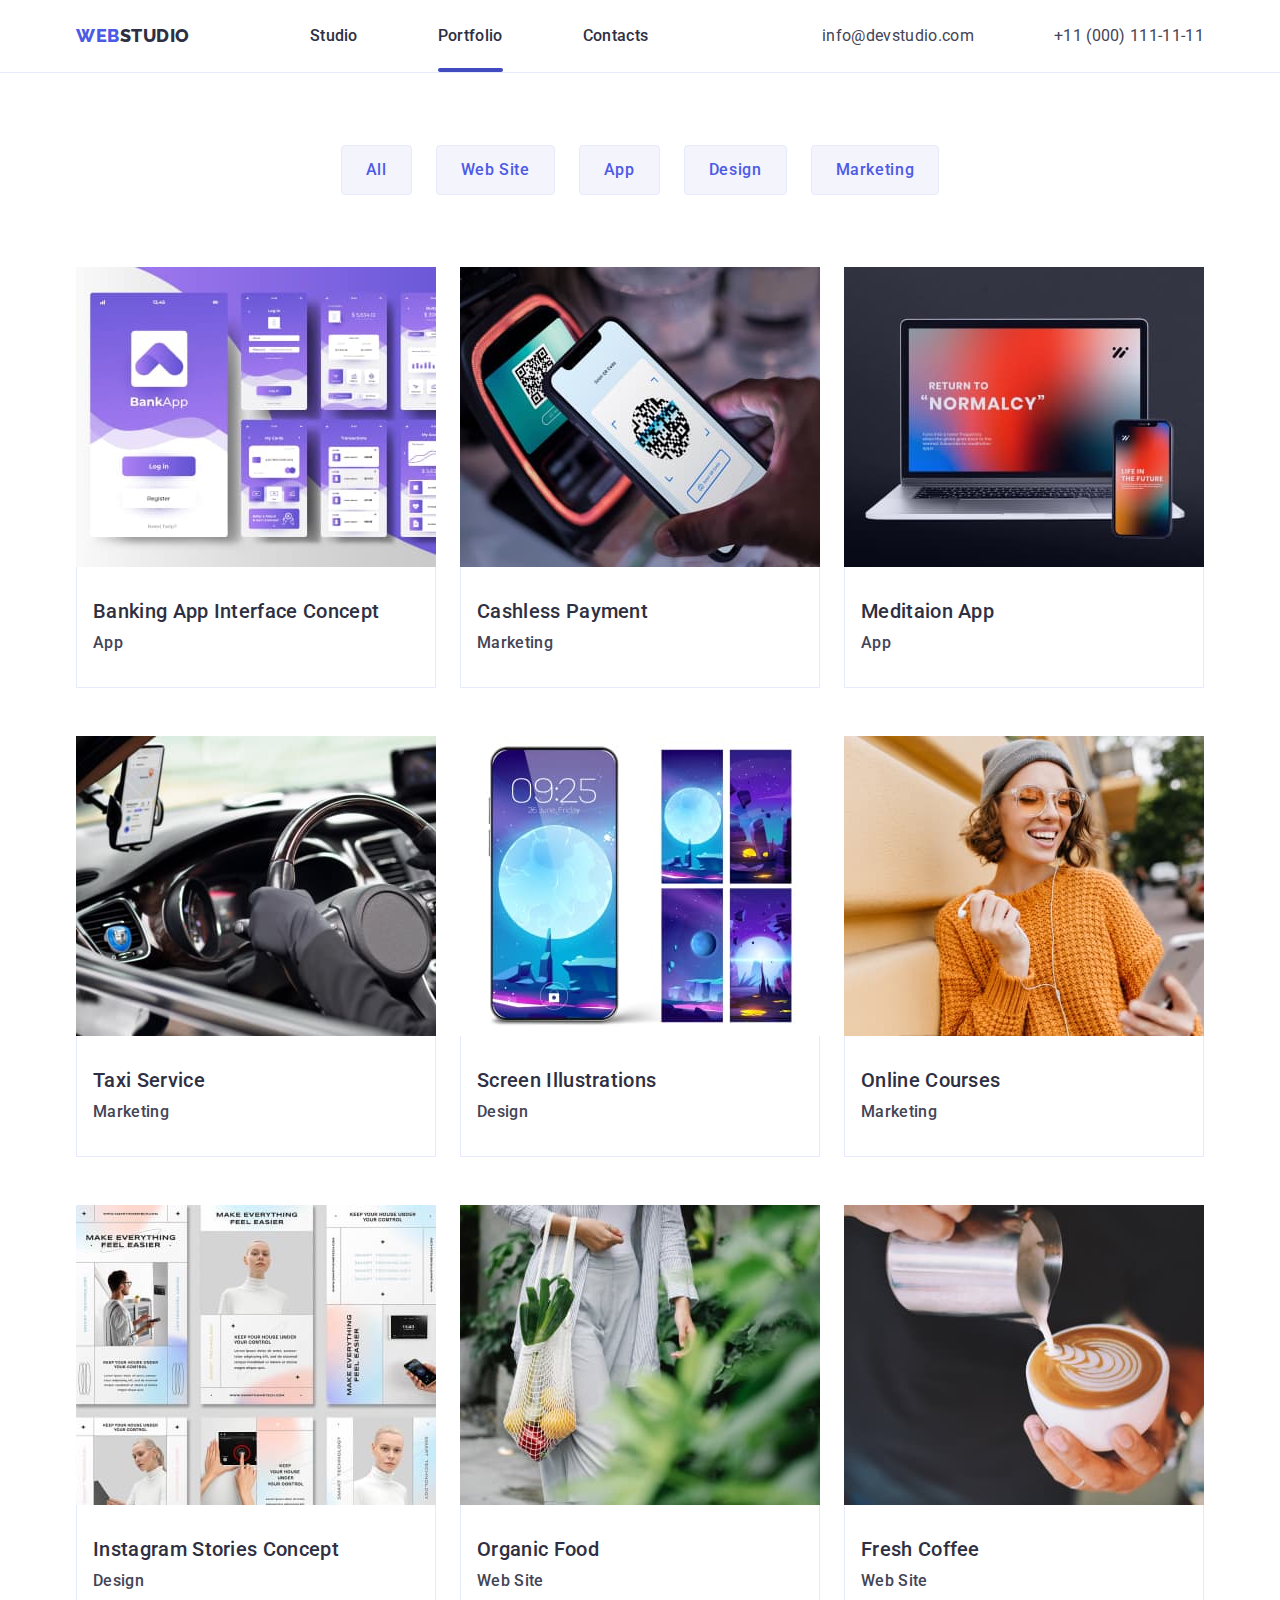
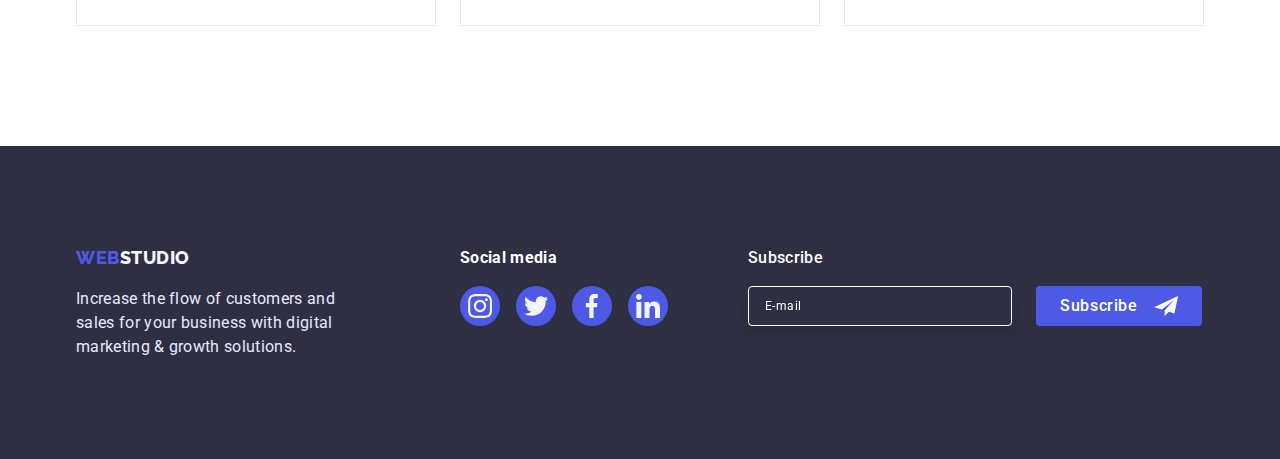
<file: portfolio.html>
<!DOCTYPE html>
<html lang="en">
	<head>
		<meta charset="UTF-8" />
		<meta http-equiv="X-UA-Compatible" content="IE=edge" />
		<meta name="viewport" content="width=device-width, initial-scale=1.0" />
		<link rel="stylesheet" href="https://cdn.jsdelivr.net/npm/modern-normalize@1.1.0/modern-normalize.min.css" />
		<link rel="stylesheet" href="./css/mobile-320.css" />
		<link rel="stylesheet" href="./css/mobile.css" />
		<link rel="stylesheet" href="./css/tablet.css" />
		<link rel="stylesheet" href="./css/desktop.css" />
		<link
			href="https://fonts.googleapis.com/css2?family=Open+Sans:wght@400;600;700&family=Raleway:wght@700;800&family=Roboto:wght@400;500;700;900&family=Sassy+Frass&display=swap"
			rel="stylesheet"
		/>
		<title>WebStudio</title>
	</head>
	<body>
		<!-- HEADER -->
		<header class="header line">
			<div class="container navigation">
				<nav class="main-nav">
					<div class="change-color">
						<a href="./index.html" class="color-logo-web">WEB<span class="color-logo-studio">STUDIO</span></a></div
					>
					<ul class="site-nav list">
						<li class="item item-studio"><a href="./index.html" class="link link-studio">Studio</a></li>
						<li class="item item-portfolio"
							><a href="./portfolio.html" class="link link-portfolio active">Portfolio</a></li
						>
						<li class="item item-contacts"><a href="" class="link link-contacts">Contacts</a></li>
					</ul>
				</nav>
				<button type="button" class="btn-burger js-open-menu">
					<svg class="burger-icon" width="30" height="19" aria-label="Switch Modal Menu">
						<use class="icon-burger" href="./images/symbol-defs.svg#icon-burger"></use>
					</svg>
				</button>
				<address>
					<ul class="auth-nav list">
						<li class="item">
							<a href="mailto:info@devstudio.com" class="link">info@devstudio.com</a>
						</li>
						<li class="item">
							<a href="tel:+110001111111" class="link">+11 (000) 111-11-11</a>
						</li>
					</ul>
				</address>
			</div>
		</header>

		<!-- </ HEADER > -->

		<main>
			<!-- Section 1 links+photo-->
			<section class="section portfolio">
				<div class="container second-menu">
					<h1 class="visually-hidden title">Hero</h1>
					<h2 class="visually-hidden title">Second Menu</h2>

					<ul class="second-menu-nav list">
						<li class="item-second-menu"><button type="button" class="btn-second">All</button></li>
						<li class="item-second-menu"><button type="button" class="btn-second">Web Site</button></li>
						<li class="item-second-menu"><button type="button" class="btn-second">App</button></li>
						<li class="item-second-menu"><button type="button" class="btn-second">Design</button></li>
						<li class="item-second-menu"><button type="button" class="btn-second">Marketing</button></li>
					</ul>
					<ul class="list list-product">
						<li class="item-list-product"
							><a href="" class="link card-photo"
								><div class="place-for-oveflow">
									<picture>
										<source
											srcset="./images/portfolio/desktop-img1-1x.jpg 1x, ./images/portfolio/desktop-img1@2x.jpg 2x"
											media="(min-width: 1200px)"
										/>

										<source
											srcset="./images/portfolio/tablet-img1-1x.jpg 1x, ./images/portfolio/tablet-img1@2x.jpg 2x"
											media="(min-width: 768px)"
										/>

										<source
											srcset="./images/portfolio/mobile-img1-1x.jpg 1x, ./images/portfolio/mobile-img1@2x.jpg 2x"
											media="(min-width: 480px)"
										/>

										<source
											srcset="./images/portfolio/mobile-img1-1x.jpg 1x, ./images/portfolio/mobile-img1@2x.jpg 2x"
											media="(max-width: 479px)"
										/>

										<img class="img-portfolio" src="./images/portfolio/desktop-img1-1x.jpg" alt="list of apps" />
									</picture>
									<div class="overflow-card">
										<p class="text-for-owerflow">
											14 Stylish and User-Friendly App Design Concepts · Task Manager App · Calorie Tracker App · Exotic
											Fruit Ecommerce App · Cloud Storage App</p
										></div
									></div
								>
								<div class="cont-after-photo">
									<h3 class="subtitle card-subtitle">Banking App Interface Concept</h3>
									<p class="text card-text">App</p></div
								></a
							>
						</li>
						<li class="item-list-product"
							><a href="" class="link card-photo">
								<div class="place-for-oveflow">
									<picture>
										<source
											srcset="./images/portfolio/desktop-img2-1x.jpg 1x, ./images/portfolio/desktop-img2@2x.jpg 2x"
											media="(min-width: 1200px)"
										/>

										<source
											srcset="./images/portfolio/tablet-img2-1x.jpg 1x, ./images/portfolio/tablet-img2@2x.jpg 2x"
											media="(min-width: 768px)"
										/>

										<source
											srcset="./images/portfolio/mobile-img2-1x.jpg 1x, ./images/portfolio/mobile-img2@2x.jpg 2x"
											media="(min-width: 480px)"
										/>

										<source
											srcset="./images/portfolio/mobile-img2-1x.jpg 1x, ./images/portfolio/mobile-img2@2x.jpg 2x"
											media="(max-width: 479px)"
										/>

										<img class="img-portfolio" src="./images/portfolio/desktop-img2-1x.jpg" alt="list of apps" />
									</picture>
									<div class="overflow-card">
										<p class="text-for-owerflow">
											14 Stylish and User-Friendly App Design Concepts · Task Manager App · Calorie Tracker App · Exotic
											Fruit Ecommerce App · Cloud Storage App</p
										></div
									></div
								>
								<div class="cont-after-photo">
									<h3 class="subtitle card-subtitle">Cashless Payment</h3>
									<p class="text card-text">Marketing</p></div
								></a
							>
						</li>
						<li class="item-list-product"
							><a href="" class="link card-photo">
								<div class="place-for-oveflow">
									<picture>
										<source
											srcset="./images/portfolio/desktop-img3-1x.jpg 1x, ./images/portfolio/desktop-img3@2x.jpg 2x"
											media="(min-width: 1200px)"
										/>

										<source
											srcset="./images/portfolio/tablet-img3-1x.jpg 1x, ./images/portfolio/tablet-img3@2x.jpg 2x"
											media="(min-width: 768px)"
										/>

										<source
											srcset="./images/portfolio/mobile-img3-1x.jpg 1x, ./images/portfolio/mobile-img3@2x.jpg 2x"
											media="(min-width: 480px)"
										/>

										<source
											srcset="./images/portfolio/mobile-img3-1x.jpg 1x, ./images/portfolio/mobile-img3@2x.jpg 2x"
											media="(max-width: 479px)"
										/>

										<img class="img-portfolio" src="./images/portfolio/desktop-img3-1x.jpg" alt="list of apps" />
									</picture>
									<div class="overflow-card">
										<p class="text-for-owerflow">
											14 Stylish and User-Friendly App Design Concepts · Task Manager App · Calorie Tracker App · Exotic
											Fruit Ecommerce App · Cloud Storage App</p
										></div
									></div
								>
								<div class="cont-after-photo">
									<h3 class="subtitle card-subtitle">Meditaion App</h3>
									<p class="text card-text">App</p></div
								></a
							>
						</li>

						<li class="item-list-product"
							><a href="" class="link card-photo">
								<div class="place-for-oveflow">
									<picture>
										<source
											srcset="./images/portfolio/desktop-img4-1x.jpg 1x, ./images/portfolio/desktop-img4@2x.jpg 2x"
											media="(min-width: 1200px)"
										/>

										<source
											srcset="./images/portfolio/tablet-img4-1x.jpg 1x, ./images/portfolio/tablet-img4@2x.jpg 2x"
											media="(min-width: 768px)"
										/>

										<source
											srcset="./images/portfolio/mobile-img4-1x.jpg 1x, ./images/portfolio/mobile-img4@2x.jpg 2x"
											media="(min-width: 480px)"
										/>

										<source
											srcset="./images/portfolio/mobile-img4-1x.jpg 1x, ./images/portfolio/mobile-img4@2x.jpg 2x"
											media="(max-width: 479px)"
										/>

										<img class="img-portfolio" src="./images/portfolio/desktop-img4-1x.jpg" alt="list of apps" />
									</picture>
									<div class="overflow-card">
										<p class="text-for-owerflow">
											14 Stylish and User-Friendly App Design Concepts · Task Manager App · Calorie Tracker App · Exotic
											Fruit Ecommerce App · Cloud Storage App</p
										></div
									></div
								>
								<div class="cont-after-photo">
									<h3 class="subtitle card-subtitle">Taxi Service</h3>
									<p class="text card-text">Marketing</p></div
								></a
							>
						</li>
						<li class="item-list-product"
							><a href="" class="link card-photo">
								<div class="place-for-oveflow">
									<picture>
										<source
											srcset="./images/portfolio/desktop-img5-1x.jpg 1x, ./images/portfolio/desktop-img5@2x.jpg 2x"
											media="(min-width: 1200px)"
										/>

										<source
											srcset="./images/portfolio/tablet-img5-1x.jpg 1x, ./images/portfolio/tablet-img5@2x.jpg 2x"
											media="(min-width: 768px)"
										/>

										<source
											srcset="./images/portfolio/mobile-img5-1x.jpg 1x, ./images/portfolio/mobile-img5@2x.jpg 2x"
											media="(min-width: 480px)"
										/>

										<source
											srcset="./images/portfolio/mobile-img5-1x.jpg 1x, ./images/portfolio/mobile-img5@2x.jpg 2x"
											media="(max-width: 479px)"
										/>

										<img class="img-portfolio" src="./images/portfolio/desktop-img5-1x.jpg" alt="list of apps" />
									</picture>
									<div class="overflow-card">
										<p class="text-for-owerflow">
											14 Stylish and User-Friendly App Design Concepts · Task Manager App · Calorie Tracker App · Exotic
											Fruit Ecommerce App · Cloud Storage App</p
										></div
									></div
								>
								<div class="cont-after-photo">
									<h3 class="subtitle card-subtitle">Screen Illustrations</h3>
									<p class="text card-text">Design</p></div
								></a
							>
						</li>
						<li class="item-list-product"
							><a href="" class="link card-photo">
								<div class="place-for-oveflow">
									<picture>
										<source
											srcset="./images/portfolio/desktop-img6-1x.jpg 1x, ./images/portfolio/desktop-img6@2x.jpg 2x"
											media="(min-width: 1200px)"
										/>

										<source
											srcset="./images/portfolio/tablet-img6-1x.jpg 1x, ./images/portfolio/tablet-img6@2x.jpg 2x"
											media="(min-width: 768px)"
										/>

										<source
											srcset="./images/portfolio/mobile-img6-1x.jpg 1x, ./images/portfolio/mobile-img6@2x.jpg 2x"
											media="(min-width: 480px)"
										/>

										<source
											srcset="./images/portfolio/mobile-img6-1x.jpg 1x, ./images/portfolio/mobile-img6@2x.jpg 2x"
											media="(max-width: 479px)"
										/>

										<img class="img-portfolio" src="./images/portfolio/desktop-img6-1x.jpg" alt="list of apps" />
									</picture>
									<div class="overflow-card">
										<p class="text-for-owerflow">
											14 Stylish and User-Friendly App Design Concepts · Task Manager App · Calorie Tracker App · Exotic
											Fruit Ecommerce App · Cloud Storage App</p
										></div
									></div
								>
								<div class="cont-after-photo">
									<h3 class="subtitle card-subtitle">Online Courses</h3>
									<p class="text card-text">Marketing</p></div
								></a
							>
						</li>

						<li class="item-list-product"
							><a href="" class="link card-photo">
								<div class="place-for-oveflow">
									<picture>
										<source
											srcset="./images/portfolio/desktop-img7-1x.jpg 1x, ./images/portfolio/desktop-img7@2x.jpg 2x"
											media="(min-width: 1200px)"
										/>

										<source
											srcset="./images/portfolio/tablet-img7-1x.jpg 1x, ./images/portfolio/tablet-img7@2x.jpg 2x"
											media="(min-width: 768px)"
										/>

										<source
											srcset="./images/portfolio/mobile-img7-1x.jpg 1x, ./images/portfolio/mobile-img7@2x.jpg 2x"
											media="(min-width: 480px)"
										/>

										<source
											srcset="./images/portfolio/mobile-img7-1x.jpg 1x, ./images/portfolio/mobile-img7@2x.jpg 2x"
											media="(max-width: 479px)"
										/>

										<img
											class="img-portfolio"
											src="./images/portfolio/desktop-img7-1x.jpg"
											alt="list of apps"
										/> </picture
									><div class="overflow-card">
										<p class="text-for-owerflow">
											14 Stylish and User-Friendly App Design Concepts · Task Manager App · Calorie Tracker App · Exotic
											Fruit Ecommerce App · Cloud Storage App</p
										></div
									></div
								>
								<div class="cont-after-photo">
									<h3 class="subtitle card-subtitle">Instagram Stories Concept</h3>
									<p class="text card-text">Design</p></div
								></a
							>
						</li>
						<li class="item-list-product"
							><a href="" class="link card-photo">
								<div class="place-for-oveflow">
									<picture>
										<source
											srcset="./images/portfolio/desktop-img8-1x.jpg 1x, ./images/portfolio/desktop-img8@2x.jpg 2x"
											media="(min-width: 1200px)"
										/>

										<source
											srcset="./images/portfolio/tablet-img8-1x.jpg 1x, ./images/portfolio/tablet-img8@2x.jpg 2x"
											media="(min-width: 768px)"
										/>

										<source
											srcset="./images/portfolio/mobile-img8-1x.jpg 1x, ./images/portfolio/mobile-img8@2x.jpg 2x"
											media="(min-width: 480px)"
										/>

										<source
											srcset="./images/portfolio/mobile-img8-1x.jpg 1x, ./images/portfolio/mobile-img8@2x.jpg 2x"
											media="(max-width: 479px)"
										/>

										<img class="img-portfolio" src="./images/portfolio/desktop-img8-1x.jpg" alt="list of apps" />
									</picture>
									<div class="overflow-card">
										<p class="text-for-owerflow">
											14 Stylish and User-Friendly App Design Concepts · Task Manager App · Calorie Tracker App · Exotic
											Fruit Ecommerce App · Cloud Storage App</p
										></div
									></div
								>
								<div class="cont-after-photo">
									<h3 class="subtitle card-subtitle">Organic Food</h3>
									<p class="text card-text">Web Site</p></div
								></a
							>
						</li>
						<li class="item-list-product">
							<a href="" class="link card-photo">
								<div class="place-for-oveflow">
									<picture>
										<source
											srcset="./images/portfolio/desktop-img9-1x.jpg 1x, ./images/portfolio/desktop-img9@2x.jpg 2x"
											media="(min-width: 1200px)"
										/>

										<source
											srcset="./images/portfolio/tablet-img9-1x.jpg 1x, ./images/portfolio/tablet-img9@2x.jpg 2x"
											media="(min-width: 768px)"
										/>

										<source
											srcset="./images/portfolio/mobile-img9-1x.jpg 1x, ./images/portfolio/mobile-img9@2x.jpg 2x"
											media="(min-width: 480px)"
										/>

										<source
											srcset="./images/portfolio/mobile-img9-1x.jpg 1x, ./images/portfolio/mobile-img9@2x.jpg 2x"
											media="(max-width: 479px)"
										/>

										<img class="img-portfolio" src="./images/portfolio/desktop-img9-1x.jpg" alt="list of apps" />
									</picture>
									<div class="overflow-card">
										<p class="text-for-owerflow">
											14 Stylish and User-Friendly App Design Concepts · Task Manager App · Calorie Tracker App · Exotic
											Fruit Ecommerce App · Cloud Storage App</p
										></div
									></div
								>

								<div class="cont-after-photo">
									<h3 class="subtitle card-subtitle">Fresh Coffee</h3>
									<p class="text card-text">Web Site</p></div
								></a
							>
						</li>
					</ul>
				</div>
			</section>
		</main>
		<!-- FOOTER -->

		<footer class="section-footer">
			<div class="container container-footer">
				<div class="conteiner-for-tablet-footer">
					<div class="footer-mobile-logo-and-text">
						<a href="./index.html" class="color-logo-web">WEB<span class="color-logo-studio-footer">STUDIO</span></a>
						<p class="text-footer">
							Increase the flow of customers and sales for your business with digital marketing & growth solutions.
						</p>
					</div>
					<div class="social-media-title">
						<h3 class="h3-footer">Social media</h3>
						<ul class="social-list-footer">
							<li class="footer-list-item list">
								<a href="" class="link-footer item">
									<svg class="icon-footer" width="24" height="24">
										<use href="./images/symbol-defs.svg#icon-instagram"></use>
									</svg>
								</a>
							</li>
							<li class="footer-list-item list">
								<a href="" class="link-footer item">
									<svg class="icon-footer" width="24" height="24">
										<use href="./images/symbol-defs.svg#icon-twitter"></use>
									</svg>
								</a>
							</li>
							<li class="footer-list-item list">
								<a href="" class="link-footer item">
									<svg class="icon-footer" width="24" height="24">
										<use href="./images/symbol-defs.svg#icon-facebook"></use>
									</svg>
								</a>
							</li>
							<li class="footer-list-item list">
								<a href="" class="link-footer item">
									<svg class="icon-footer" width="24" height="24">
										<use href="./images/symbol-defs.svg#icon-linkedin"></use>
									</svg>
								</a>
							</li>
						</ul>
					</div>
				</div>

				<!-- Subscribe footer-->

				<div class="subscribe conteiner-for-tablet-footer">
					<p class="subscribe-titile h3-footer">Subscribe</p>
					<form class="shape-for-email-button">
						<input class="input-email-footer" type="email" name="email" placeholder="E-mail" required />
						<button class="btn-subscribe" type="submit"
							>Subscribe
							<svg class="icon-subscribe" width="24" height="20">
								<use href="./images/symbol-defs.svg#icon-subscribe"></use>
							</svg>
						</button>
					</form>
				</div>
			</div>
		</footer>
		<!--</ FOOTER >-->

		<!--< MOBILE-MENU> -->

		<div class="backshadow js-menu-container">
			<div class="container-mobile-menu">
				<button type="button" class="button-menu-icon js-close-menu">
					<svg class="icon-cross-close-mobile-menu" width="8" height="8">
						<use href="./images/symbol-defs.svg#icon-x"></use>
					</svg>
				</button>
				<ul class="mobile-pages list">
					<li class="mobile-pages-list"> <a class="link pages-list" href="./index.html">Studio</a> </li>
					<li class="mobile-pages-list">
						<a class="link pages-list active-mobile-menu" href="./portfolio.html">Portfolio</a></li
					>
					<li class="mobile-pages-list"><a class="link pages-list" href="">Contacts</a></li>
				</ul>
				<div>
					<ul class="contacs-mobile list">
						<li> <a href="tel:+110001111111" class="link link-tel">+11 (000) 111-11-11</a> </li
						><li>
							<a href="mailto:info@devstudio.com" class="link">info@devstudio.com</a>
						</li>
					</ul>
					<ul class="mobile-social-links list">
						<li>
							<a class="link mobile-social-icon" href="">
								<svg class="mobile-social" width="24" height="24">
									<use href="./images/symbol-defs.svg#icon-instagram"></use>
								</svg>
							</a>
						</li>
						<li>
							<a class="link mobile-social-icon" href="">
								<svg class="mobile-social" width="24" height="24">
									<use href="./images/symbol-defs.svg#icon-twitter"></use>
								</svg>
							</a>
						</li>
						<li>
							<a class="link mobile-social-icon" href="">
								<svg class="mobile-social" width="24" height="24">
									<use href="./images/symbol-defs.svg#icon-facebook"></use>
								</svg>
							</a>
						</li>
						<li>
							<a class="link mobile-social-icon" href="">
								<svg class="mobile-social" width="24" height="24">
									<use href="./images/symbol-defs.svg#icon-linkedin"></use>
								</svg>
							</a>
						</li>
					</ul>
				</div>
			</div>
		</div>

		<!--</ MOBILE-MENU> -->

		<script src="./js/mobile-menu.js"></script>
	</body>
</html>
</file>
<file: css/mobile-320.css>
/* ОБЩИЕ СВОЙСТВА */
/* цвет фона сайта #E5E5E5;*/
/* основной цвет текста: #2E2F42; */
/* вторичный цвет шрифта: #434455; */
/* цвет ативации ссылок: #404BBF; */
/* цвет кнопок подменю текст #4D5AE5; */
/* цвет кнопок подменю фон  #F4F4FD; */
/* цвет кнопок подменю текст hover #FFFFFF; */
/* цвет кнопок подменю фон hover  #404BBF;*/
/* цвет фона под белій текст:#2E2F42; */
/* цвет фона HERO #2E2F42 */
/* Для сокрытия текста(заголовков) */

.visually-hidden {
    position: absolute;
    width: 1px;
    height: 1px;
    margin: -1px;
    border: 0;
    padding: 0;
    white-space: nowrap;
    clip-path: inset(100%);
    clip: rect(0 0 0 0);
    overflow: hidden;
}
:root {
    --background-color-pages:#FFFFFF; ; 
    --first-font-family: "Roboto",
        sans-serif;
    --second-font: "Releway", sans-serif;
    --first-color-text: #2E2F42;
    --second-color-text: #434455;
    --color-sm-text: #4D5AE5;
    --color-sm-background: #F4F4FD;
    --color-sm-text-hover: #FFFFFF;
    --color-sm-background-hover:#404BBF;
    --color-activation-nav: #404BBF;
    --background-color-footer: #2E2F42;
    --background-color-hero:#2E2F42 ;
    --color-logo-web: #4D5AE5;
    --color-logo-studio: #2E2F42;
    --transition-hov-foc: 250ms cubic-bezier(0.4, 0, 0.2, 1);
    --timing-function: cubic-bezier(0.4, 0, 0.2, 1);

}
/* COMMON SET */

/* body {

    background-color: var(--background-color-pages);
    color: var(--first-color-text);
    font-family: "Roboto", sans-serif;
        font-weight: 500;
    letter-spacing: 0.02em;
    margin: 0;
}

h1,h2,h3,h4,h5,h6,p {
    margin-top: 0;
    margin-bottom: 0;
}
ul,ol {
    margin-top: 0;
    margin-bottom: 0;
    padding-left: 0;
}
button {
    cursor: pointer;
}
img {
    display: block;
}
.list {
    list-style: none;   
         
}
 
.link {
    text-decoration: none;
    font-style: normal;
} */





@media screen and (min-width: 10px) {

    /**** < COMMON SET >****/

body {
    
           
    font-family: "Roboto", sans-serif;
    font-weight: 500;
    letter-spacing: 0.02em;
    margin: 0;
        }
    
h1,
h2,
h3,
h4,
h5,
h6,
p {
            margin-top: 0;
            margin-bottom: 0;
        }
    
ul,
ol {
            margin-top: 0;
            margin-bottom: 0;
            padding-left: 0;
        }
    
button {
            cursor: pointer;
        }
    
img {
            display: block;
            height: auto;
        }
    
.list {
            list-style: none;
    
        }
    
.link {
            text-decoration: none;
            font-style: normal;
        }
   
/**** < COMMON SET >****/

.container {
    width: 100%;
    padding-left: 16px;
    padding-right: 16px;
    margin-left: auto;
    margin-right: auto;
}

/**** < HEADER > ****/
            /* LOGO */
.change-color {
    display: block;
    margin-right: auto;
    padding-top: 24px;
    padding-bottom: 24px;

    transition-property: color;
    transition-duration: 250ms;
    transition-timing-function: var(--timing-function);
}

.change-color:hover,
.change-color:focus {
    color: var(--color-activation-nav);

}



.color-logo-web {
    color: var(--color-logo-web);
    font-family: Raleway;
    font-weight: 800;
    font-size: 18px;
    line-height: 1.33;
    letter-spacing: 0.03em;
    text-decoration: none;

    transition-property: color;
    transition-duration: 250ms;
    transition-timing-function: var(--timing-function);
}

.color-logo-web:hover,
.color-logo-web:focus {
    color: var(--color-activation-nav);

}


.color-logo-studio {
    color: var(--color-logo-studio);
    font-family: Raleway;
    font-weight: 800;
    font-size: 18px;
    line-height: 1.33;
    letter-spacing: 0.03em;
    text-decoration: none;

    transition-property: color;
    transition-duration: 250ms;
    transition-timing-function: var(--timing-function);
}

.color-logo-studio:hover,
.color-logo-studio:focus {
    color: var(--color-activation-nav);

}


.color-logo-studio-footer {
    color: #F4F4FD;
}

.color-logo-studio-footer:hover,
.color-logo-studio-footer:focus {
    color: var(--color-activation-nav);
}
              /*</ LOGO > */

.site-nav, .auth-nav {
    display: none;
}

.navigation {
    position: relative;
    display: flex;
    justify-content: space-between;
    align-items: center;

}

.btn-burger {
    position: absolute;
    display: flex;
    justify-content: center;
    align-items: center;
    top: 25px;
    right: 16px;   
    border: none; 
    padding: 0;
    
}

/**** < /HEADER > ****/

    /* Mobile-Menu */

.burger-icon{
fill: #2E2F42;
background-color: #FFFFFF;
}

.backshadow {
    position: fixed;
    left: 0;
    top: 0;
    width: 100%;
    height: 100%;
    background-color: #FFFFFF;
       
   
    visibility: hidden;
    pointer-events: none;
    
    transition-duration: 350ms;
    transition-timing-function: var(--timing-function);
    
   }


.container-mobile-menu {
    display: flex;
    flex-direction: column;
    justify-content: space-between;
    width: 100%;
    height: 100%;
    background-color: #FFFFFF;
    padding-left: 40px;
    padding-right: 35px;
    padding-top: 80px;
    padding-bottom: 40px;
    
   
    position: absolute;
    z-index: 10;
    top:50%;
    left: 50%;
    transform: translate(-50%, -50%);
    overflow-y: scroll;  
   

    
}


.js-menu-container {
    opacity: 0;
    visibility: hidden;
    pointer-events: none;
}
   

.js-menu-container.is-open {
    opacity: 1;
    visibility: visible;
    pointer-events: auto;
    
    }


.button-menu-icon {
display: flex;
justify-content: center;
align-items: center;
border: 1px solid rgba(46, 47, 66, 0.1);
border-radius: 50%;
margin-left: auto;
width: 24px;
height: 24px;
    
    
position: absolute;
top: 24px;
right: 24px;
        }
    
.icon-cross-close-mobile-menu {
fill: #2E2F42;
        }
    
/* .mobile-pages {
 margin-bottom: 284px;
 } */



 
.pages-list{
font-weight: 700;
font-size: 36px;
line-height: 1.11;
letter-spacing: 0.02em;
color: #2E2F42;
}

.active-mobile-menu {
color: var(--color-activation-nav);}
 

.mobile-pages-list:not(:last-child) {
 margin-bottom: 40px;
        }
    
/* .mobile-pages-list:last-child .pages-list{
color: var(--color-activation-nav);
        } */
    
    
.contacs-mobile .link {
color: var(--second-color-text);
    
        }
.contacs-mobile {
display: flex;
flex-direction: column;
gap: 40px;
margin-bottom: 48px;
            }



@media screen and (min-width: 428px), (max-width: 480px) {
    .contacs-mobile .link-tel {
    font-size: 36px;
    }
}

@media screen and (max-width: 479px) {
.contacs-mobile .link-tel {
font-size: 24px;}


 }


.contacs-mobile .link-tel {
 font-weight: 700;
 

line-height: 1.11;
letter-spacing: 0.02em;
color: #4D5AE5;

}
    
.mobile-social-links {
 display: flex;
gap: 35px;
justify-content: start;
    
        }
    
.mobile-social-icon {
display: flex;
justify-content: center;
align-items: center;
width: 40px;
height: 40px;
border: none;
background-color: var(--color-sm-text);
border-radius: 50%;
        }
    
        .mobile-social {
            fill: var(--color-sm-background);
        }

 /* </Mobile-Menu> */

 /*****< HERO >****/

.hero-title {
color: #FFFFFF;
font-weight: 700;
 font-size: 32px;
line-height: 1.11;
letter-spacing: 0.02em;

        
margin-bottom: 72px;
 
text-align: center;
margin-left: auto;
margin-right: auto;                  
        
                }
        
.hero-section {
padding-top: 112px;
padding-bottom: 112px;
background-color: var(--background-color-footer)
                }
        
        
.overlay {
 width: 100%;
margin-left: auto;
margin-right: auto;
        
background-position: center;
background-size: cover;
background-repeat: no-repeat;
background-image: linear-gradient(rgba(46, 47, 66, 0.7), rgba(46, 47, 66, 0.7)), url(../images/hero/hero-photo-mobile-1x.jpg);
                }
        
 @media (min-device-pixel-ratio: 2),
(-webkit-min-device-pixel-ratio: 2),
(min-resolution: 192dpi),
(min-resolution: 2dppx) {
        
.overlay {
 background-image: linear-gradient(rgba(46, 47, 66, 0.7), rgba(46, 47, 66, 0.7)), url(../images/hero/hero-photo-mobile-2x.jpg);
                    }
                }
   /*****< /HERO >****/

/****SECTION 1 ADVANTEGES ****/

   @media screen and (max-width: 1199px) {
    .container.advanteges {
    
padding-top: 96px;
padding-bottom: 96px;
         }
    
   } 

.icon-advanteges {
display: none;
         }

.subtitle-advanteges{
    
text-align: center;
font-weight: 700;  
font-size: 36px;
line-height: 1.11;
  
color: var(--first-color-text);
margin-bottom: 8px;    
}

.text-advanteges {
font-size: 16px;
line-height: 1.5;
font-weight: 500;
letter-spacing: 0.02em;
white-space: normal ;
color: var(--second-color-text);

}
@media screen and (max-width: 767px) {
.list-item:not(:last-child) {
    margin-bottom: 72px;
}
}

/****< /SECTION 1 ADVANTEGES > ****/

/****< SECTION 2 W-A-W-D? > ****/

@media screen and (max-width: 1199px) {
    .section-what-we-do { 
        display: none;

}
}
.title {
    color: var(--first-color-text);
    font-size: 36px;
    line-height: 1.11;
    text-align: center;
    text-transform: capitalize;
    margin-bottom: 72px;
}
/****< /SECTION 2 W-A-W-D? > ****/

/****SECTION 3 OUR TEAM ****/

/* .our-team {
width: 100%;
} */
.photo-employees{
width: 100%;
height: auto;
}

.employees-card {
    box-shadow: 0px 1px 6px rgba(46, 47, 66, 0.08), 0px 1px 1px rgba(46, 47, 66, 0.16), 0px 2px 1px rgba(46, 47, 66, 0.08);

}

.section-our-team {
    /* background-color: turquoise; */
    padding-top: 96px;
    padding-bottom: 96px;
    background-color: #F4F4FD;
}

.our-team-title {
    text-align: center;
}



.text.job-title {
    font-weight: 400;
    font-size: 16px;
    line-height: 1.5;
    color: var(--second-color-text);
}

@media screen and (max-width: 767px) {
    .our-team {
        display: flex;
        flex-direction: column;
        gap: 72px;
        justify-content: center;
        align-items: center;
        width: 100%;
        height: auto;

    }
}


/* .employees-card {
        flex-basis: calc((100%-72px) / 4);
    } */


.name-after-photo {
    padding: 32px 16px;
    padding-bottom: 32px;
    padding-top: 32px;
    text-align: center;
    background: #FFFFFF;
    box-shadow: 0px 1px 6px rgba(46, 47, 66, 0.08), 0px 1px 1px rgba(46, 47, 66, 0.16), 0px 2px 1px rgba(46, 47, 66, 0.08);
    border-radius: 0px 0px 4px 4px;
}

.name-employees {
    margin-bottom: 8px;
}

.subtitle {
    font-size: 20px;
    line-height: 24px;
    font-weight: 500;
    font-size: 20px;
    line-height: 1.2;
    color: var(--first-color-text);
}

.social-list-employees {
    display: flex;
    margin-top: 8px;
    justify-content: space-between;
}


.social-list-employees-item {
    display: flex;
    width: 40px;
    height: 40px;
}

.social-link-imployees {
    display: flex;
    justify-content: center;
    align-items: center;
    width: 100%;
    height: 100%;
    background-color: var(--color-logo-web);
    border-radius: 50%;

    transition-property: background-color, border-radius;
    transition-duration: 250ms;
    transition-timing-function: var(--timing-function);
}

.social-link-imployees:hover,
.social-link-imployees:focus {
    background-color: #404BBF;
    border-radius: 50%;

}


.icon-social {
    /* width:16px;
height: 16px; */
    fill: #F4F4FD;

}
/**** < SECTION 3 EMPLOYEES > ****/

/**** < SECTION 4 CUSTOMERS > ****/

.section-customers {
    padding-top: 96px;
    padding-bottom: 96px;
}

.customers-list {
    display: flex;
    column-gap: 16px;
    row-gap: 72px;
    flex-wrap: wrap;
    justify-content: center;
   
}

.customers-item {
display: flex;
flex-wrap: wrap;
width: calc((100% - 16px)/ 2);
height: 88px;
}


.customers-link {
    display: flex;
    width: 100%;
    height: 100%;
    justify-content: center;
    align-items: center;
    border: 1px solid #8E8F99;
    border-radius: 4px;

    transition: background-color 250ms cubic-bezier(0.4, 0, 0.2, 1), border 250ms cubic-bezier(0.4, 0, 0.2, 1);

}

.icon-customers {
    fill: #8E8F99;
    transition-property: fill;
    transition-duration: 250ms;
    transition-timing-function: var(--timing-function);
}

.customers-link:hover,
.customers-link:focus {
    border: 1px solid var(--color-activation-nav);
    border-radius: 4px;
    /* transition-duration: 250ms;
        transition-timing-function: var(--timing-function); */
}


.customers-link:hover .icon-customers,
.customers-link:focus .icon-customers {
    fill: var(--color-activation-nav);
}

/**** < / SECTION 4 CUSTOMERS > ****/
 
/****FOOTER ****/
.text-footer {
    width: 100%;
    max-width: 264px;
}

.section-footer {
    background-color: var(--background-color-footer);
   padding-top: 97px;
   padding-bottom: 96px;
}

.h3-footer {
     font-size: 16px;
     line-height: 1.5;
     letter-spacing: 0.02em;
     color: #FFFFFF;
     margin-bottom: 16px;
     text-align: center;
 }

.text-footer {
     font-weight: 400;
     font-size: 16px;
     line-height: 1.5;
     color: #E7E9FC;
     background-color: var(--background-color-whitetext);
     margin-top: 16px;
}

.footer-mobile-logo-and-text {
display: flex;
flex-direction: column;
align-items: center;

}

.social-media-title {
display: flex;
flex-direction: column;
align-items: center;
margin-top: 72px;
}
.social-list-footer {
display: flex;
gap: 16px;
}

.link-footer {
display: flex;
width: 100%;
height: 100%;
justify-content: center;
align-items: center;
border-radius: 50%;

transition-property: background-color, border-radius, border-color;
transition-duration: 250ms;
transition-timing-function: var(--transition-hov-foc);
}

.footer-list-item {
    display: flex;
    width: 40px;
    height: 40px;
    background-color: #4D5AE5;
    border-radius: 50%;
}

.link-footer:hover,
.link-footer:focus {
    background-color: #31D0AA;
    border-radius: 50%;
    border-color: transparent;
}

.icon-footer {
    fill: #F4F4FD;
}

     /**** < !-- Subscribe --> *****/

.subscribe {
display: flex;
flex-direction: column;
align-items: center;
margin-top: 72px;
}

.shape-for-email-button {
display: flex;
flex-direction: column;
align-items: center;
gap: 16px;
width: 100%;
}

.subscribe-titile {
margin-bottom: 16px;
 }

 .input-email-footer {
     height: 40px;
     width: 100%;
    
     border: 1px solid #FFFFFF;
     filter: drop-shadow(0px 4px 4px rgba(0, 0, 0, 0.15));
     border-radius: 4px;
     background-color: var(--background-color-footer);
     padding-left: 16px;
     outline: none;
     color: #FFFFFF;
     font-weight: 400;
     font-size: 12px;
     line-height: 24px;
     letter-spacing: 0.04em;

     transition: border 250ms cubic-bezier(0.4, 0, 0.2, 1)
 }

 

.list-product {
display: flex;
flex-wrap: wrap;
justify-content: center;
}
    
.item-list-product {
max-width: 396px;
width: 100%;
  
transition-property: box-shadow;
transition-duration: 250ms;
transition-timing-function: var(--timing-function);
  }
  
.img-portfolio {
width: 100%;
height: auto;
}

@media screen and (max-width: 767px) {
 .item-list-product:not(:last-child)  
 {
    margin-bottom: 48px;

 }
.portfolio {
    padding-top: 56px;
    padding-bottom: 48px;
}   
}
 
.btn-second {
    background-color: var(--color-sm-background);
    color: var(--color-sm-text);
    font-family: 'Roboto';
    font-style: normal;
    font-weight: 500;
    font-size: 16px;
    line-height: 1.5;
    letter-spacing: 0.04em;

    display: block;
    cursor: pointer;
    padding: 8px 16px;

    border: 1px solid #E7E9FC;
    border-radius: 4px;

    transition: color 250ms cubic-bezier(0.4, 0, 0.2, 1), background-color 250ms cubic-bezier(0.4, 0, 0.2, 1), box-shadow 250ms cubic-bezier(0.4, 0, 0.2, 1), border 250ms cubic-bezier(0.4, 0, 0.2, 1);
}

.btn-second:hover,
.btn-second:focus {
    color: var(--color-sm-text-hover);
    background-color: var(--color-sm-background-hover);
    box-shadow: 0px 3px 1px rgba(0, 0, 0, 0.1), 0px 2px 1px rgba(0, 0, 0, 0.08), 0px 2px 2px rgba(0, 0, 0, 0.12);
    border-radius: 4px;
    border-color: transparent;

}

.second-menu-nav {
    display: flex;
   flex-wrap: wrap;
    margin-bottom: 72px;
    gap: 24px;
}

 }



 /**** < !-- Subscribe --> *****/




 
 .input-email-footer:hover,
 .input-email-footer:focus {
     outline: none;
     border: 1px solid #4D5AE5;
     border-radius: 4px;
     opacity: 1;
 }


 .input-email-footer::placeholder {
     font-weight: 400;
     font-size: 12px;
     line-height: 24px;
     letter-spacing: 0.04em;
     color: #FFFFFF;
 }

 .shape-for-email-button {
     display: flex;

 }

 .btn-subscribe {
     display: flex;
     height: 40px;
     justify-content: center;
     align-items: center;
     padding: 8px 24px;
     gap: 16px;
     background-color: #4D5AE5;

     border-radius: 4px;
     outline: none;
     border: none;

     color: #FFFFFF;
     font-family: 'Roboto';
     font-style: normal;
     font-weight: 500;
     font-size: 16px;
     line-height: 1.5;
     letter-spacing: 0.04em;
     transition: background-color 250ms cubic-bezier(0.4, 0, 0.2, 1), border-radius 250ms cubic-bezier(0.4, 0, 0.2, 1);
 }

 .icon-subscribe {
     fill: #FFFFFF;

 }

 .btn-subscribe:hover,
 .btn-subscribe:focus {
     background-color: #31D0AA;
     outline: none;
     border-radius: 4px;
 }

 /**** < /  Subscribe > *****/

 /**** </FOOTER> ****/



/******* < BUTTON > ********/
        
  

 .btn-order {
     background-color: #4D5AE5;
    color: #FFFFFF;
    font-family: "Roboto", sans-serif;
    font-style: normal;
    font-weight: 500;
    font-size: 16px;
    line-height: 1.5;
        
    display: block;
    min-width: 105px;
    margin: 0 auto;
        
    border-radius: 4px;
    padding: 16px 32px;
    letter-spacing: 0.04em;
    cursor: pointer;
    border: none;
        
    transition-property: background-color;
    transition-duration: 250ms;
    transition-timing-function: var(--timing-function);
                }               
        
        
.btn-order:hover,
.btn-order:focus {
background-color: #404BBF;
        
                }
/******* </BUTTON> ********/





/******** Site-nav + link *******/

/* .main-nav .link {
        padding-top: 24px;
    padding-bottom: 24px;

}
.site-nav .link {
    display: block;
    padding-top: 24px;
    padding-bottom: 24px;

    color: var(--first-color-text);
      font-size: 16px;
    line-height: 1.5;

    transition-property: color;
        transition-duration: 250ms;
        transition-timing-function: var(--timing-function);
}

.site-nav .link:hover,
.site-nav .link:focus {
    color: var(--color-activation-nav);
    
    }




.auth-nav .link {
    display: block;
    padding-top: 24px;
    padding-bottom: 24px;
    color: var(--second-color-text);
   
    
    font-weight: 400;
    font-size: 16px;
    line-height: 1.5;

transition-property: color;
    transition-duration: 250ms;
        transition-timing-function: var(--timing-function);
}

.auth-nav .link:hover,
.auth-nav .link:focus {
    color: var(--color-activation-nav);
    
    } */


/****HERO  ****/

/* .hero-title {
    color: #FFFFFF;
    font-weight: 700;
    font-size: 56px;
    line-height: 1.07;
    
    margin-bottom: 48px;

    width: 496px;
    flex-wrap: wrap;
    margin-right: auto;
    margin-left: auto;      
}

 
.overlay {
    max-width: 1440px;
    height: 600px;
    margin-left: auto;
    margin-right: auto;
    background-image: linear-gradient(rgba(46, 47, 66, 0.7), rgba(46, 47, 66, 0.7)), url(../images/hero/hero.jpg);
    background-position: center;
    background-size: cover;
    background-repeat: no-repeat;
}

.hero-section {
    padding-top: 188px;
    padding-bottom: 188px;
    background-color: var(--background-color-footer)
   
} */











/****** style of second menu *******/



.second-menu {
    
}


 


.place-for-oveflow {
    position: relative;
    overflow: hidden;
   
}

.overflow-card {
    position: absolute;
    top: 0;
    left: 0;
    transform: translate(0, 100%);
    opacity: 0;
    
    width: 100%;
    height: 100%;
    background-color: #4D5AE5;
    background-blend-mode: soft-light;
        mix-blend-mode: normal;

    transition: transform 250ms cubic-bezier(0.4, 0, 0.2, 1), opacity 250ms cubic-bezier(0.4, 0, 0.2, 1), background-blend-mode 250ms cubic-bezier(0.4, 0, 0.2, 1), mix-blend-mode 250ms cubic-bezier(0.4, 0, 0.2, 1)  ;
}



.item-list-product:hover .overflow-card {
transform: translate(0%);
opacity: 1;
}

.text-for-owerflow {
    max-width: 296px;
    min-height: 96px;
    margin-top: 40px;
    margin-left: auto;
    margin-right: auto;

        font-weight: 400;
        font-size: 16px;
        line-height: 1.5;          
        letter-spacing: 0.02em;
        color: #F4F4FD;
    
        /* CLOUD */
    
        color: #F4F4FD;
}





.item-list-product:hover {
    box-shadow: 0px 1px 6px rgba(46, 47, 66, 0.08), 0px 1px 1px rgba(46, 47, 66, 0.16), 0px 2px 1px rgba(46, 47, 66, 0.08);
    
    
    }


 .cont-after-photo {
    padding-top: 32px;
    padding-left: 16px;
    padding-bottom: 32px;
    border: 1px solid #E7E9FC;
    background-color: #fff;
    border-top: none;
 }
    .card-subtitle {
        margin-bottom: 8px;
    }

    .card-text {
        font-size: 16px;
        line-height: 1.5;
        letter-spacing: 0.02em;
        color: #434455;
    }

 

/**** < /style of second menu > ****/


/* ******** BACKDROP ******** */

.backdrop {
    position: fixed;
    left: 0;
    top: 0;
    width: 100%;
    height: 100%;
    background-color: rgba(46, 47, 66, 0.4);;

    opacity: 1;
    transition: opacity var(--transition-hov-foc), visibility 250ms cubic-bezier(0.4, 0, 0.2, 1);
}

.is-hidden {
    opacity: 0;
    pointer-events: none;
    visibility: hidden;
}




/* ******** Modal ******** */
.backdrop .is-hidden .modal {
    transform: translate(-50%, -50%) scale(0);   
    opacity: 0.5; 
}

.modal {
    position: absolute;
    top: 50%;
    left: 50%;    
    transform: translate(-50%, -50%) scale(1);  
    opacity: 1;

    padding-top: 72px;
    padding-left: 24px;
    padding-right: 24px;
    padding-bottom: 24px;

    width: 90%;
    max-width:  392px;
    min-height: 576px;
    background-color: #FCFCFC;
    box-shadow: 0px 1px 1px rgba(0, 0, 0, 0.14), 0px 1px 3px rgba(0, 0, 0, 0.12), 0px 2px 1px rgba(0, 0, 0, 0.2);        
    border-radius: 4px;
      
    transition: transform 250ms cubic-bezier(0.4, 0, 0.2, 1), opacity 250ms cubic-bezier(0.4, 0, 0.2, 1); 
}



.close-button {
position: absolute;
top: 24px;
right: 24px;

display: flex;
width: 24px;
height: 24px;
border-radius: 50%;
background-color: #E7E9FC;
border: 1px solid rgba(0, 0, 0, 0.1);

transition-property: background-color;
transition-duration: 250ms;
transition-timing-function: var(--timing-function);
}

.close-button:hover, 
.close-button:focus {
    background-color: var(--color-activation-nav);

}
  
    
.close-x {    
    display: flex;
justify-content: center;
align-items: center;
width: 100%;
height: 100%;
fill: #2E2F42;

transition-property: fill;
transition-duration: 250ms;
    transition-timing-function: var(--transition-hov-foc);
}

.close-button:hover .close-x,
.close-button:focus .close-x {
    fill: #FFFFFF;
}

/* ****FORM ORDER IN MODAL *****/

.text-title-modal {
    display: flex;
    margin-bottom: 16px;
width: 100%;
justify-content: center;
font-weight: 500;
    font-size: 16px;
    line-height: 1.5; 
    letter-spacing: 0.02em;
     color: #2E2F42;
}

 .form-order {
    display: flex;
    flex-direction: column;
    width: 100%;
   } 

   
   .conteiner-label {
margin-bottom: 8px;
   }

.line-name {
    display: block;
    width: 100%;
  margin-bottom: 4px;
    font-weight: 400;
    font-size: 12px;
    line-height: 1.17;
    letter-spacing: 0.04em;
    color: #8E8F99;}

.border-input {
    outline: none;
    padding-left: 38px;
    border: 1px solid rgba(46, 47, 66, 0.2);
    border-radius: 4px;
    height: 40px;
    width: 100%;

    font-weight: 400;
    font-size: 12px;
    line-height: 1.17;
    letter-spacing: 0.04em;
    color: #2E2F42;

    transition: border 250ms cubic-bezier(0.4, 0, 0.2, 1); 
}

.input-for-icon {
    position: relative;    
}

.icon-name {
    position: absolute;
    fill: #2E2F42;
    top: 14px;
    left: 19px;
    width: 12px;
    height: 12px;   
    transition: fill 250ms cubic-bezier(0.4, 0, 0.2, 1);   
}

 .border-input:focus {
    outline: none;
    border: 1px solid #4D5AE5;
    border-radius: 4px;
    opacity: 1;
}

.border-input:focus + .icon-name {
    fill: #4D5AE5;
}

/**** < !-- COMMENT --> ****/

.conteiner-label-comment{
margin-bottom: 16px;
width: 100%;
}

.field-for-text {
width: 100%;
min-height: 120px;
resize: none;
outline: none;
padding: 8px 16px;

font-weight: 400;
font-size: 12px;
line-height: 1.17;
letter-spacing: 0.04em;
            
color: black;

border: 1px solid rgba(46, 47, 66, 0.2);
border-radius: 4px;
   
transition: border 250ms cubic-bezier(0.4, 0, 0.2, 1);
}


.field-for-text:focus{
    outline: none;
    border: 1px solid #4D5AE5;
    border-radius: 4px;
    opacity: 1;
}

.field-for-text::placeholder {
    font-weight: 400;
    font-size: 12px;
    line-height: 1.17;
    letter-spacing: 0.04em;
    color: rgba(46, 47, 66, 0.4);
  
}

.line-name-accept {
    display: block;
    font-weight: 400;
    font-size: 12px;
    line-height: 1.17;
    letter-spacing: 0.01em;
    color: #8E8F99;
    margin-bottom: 24px;
    } 

        /**** < !-- CHECKBOX --> ****/
 
 .container-checkbox {
    width: 100%;
    margin-bottom: 24px;
 }

.lable-chekbox {
    display: flex;
    align-items: center;
}

 .input-checkbox:checked +.lable-chekbox::before {
    background-color: #404BBF;
    border: 1px solid #404BBF;
    border-radius: 2px;
    background-image: url(../images/V.svg);
    background-repeat: no-repeat;
    background-position: 50% 50%;
   
 }

  .input-checkbox:focus +.lable-chekbox::before {
    border: 1px solid #404BBF;
    border-radius: 2px;
      
transition: background-image 250ms cubic-bezier(0.4, 0, 0.2, 1), background-color 250ms cubic-bezier(0.4, 0, 0.2, 1);
  }

.lable-chekbox::before {
    
    content: "";
    display: flex;
    min-width: 16px;
    min-height: 16px;
    border: 1px solid #8E8F99;
    justify-content: center;
    align-items: center;
    border-radius: 2px;
    margin-right: 9px;

}


.text-accept {
    font-weight: 400;
    font-size: 12px;
    line-height: 1.17;
    letter-spacing: 0.04em;
    color: #8E8F99;
}
.text-accept-link {
    font-weight: 400;
    font-size: 12px;
    line-height: 1.17;
    letter-spacing: 0.04em;
    color: var(--color-sm-text);
}


/**** < !-- BUTTON SEND--> ****/

.button-send {
display: flex;
align-self: center;
margin-left: auto;
margin-right: auto;
justify-content: center;
align-items: center;
padding: 16px 32px;
min-width: 169px;
min-height: 56px;

font-family: 'Roboto';
font-style: normal;
font-weight: 500;
font-size: 16px;
line-height: 24px;
letter-spacing: 0.04em;
color: #FFFFFF;

   
                
background-color: #4D5AE5;
box-shadow: 0px 4px 4px rgba(0, 0, 0, 0.15);
border-radius: 4px;
border: none;

transition-property: background-color;
    transition-duration: 250ms;
    transition-timing-function: var(--timing-function);
}

.button-send:hover,
.button-send:focus {
    background-color: #404BBF;
    outline: none;

}
</file>
<file: css/mobile.css>
@media screen and (min-width: 480px) {
   
.container{
    width: 428px;
       
    }

.hero-title {
width: 320px;
font-size: 36px;

line-height: 1.11;
}  

/* *****<  Mobile Menu >****/
.mobile-social-links {
   
    gap: 56px;
    }

.contacs-mobile .link-tel {
       
    font-size: 36px;
   
    
        }
/* *****< / Mobile Menu >****/

/* *****< Modal >****/

.modal {

    width: 100%;
    max-width: 392px;
    min-height: 586px;

}



/* *****< / Modal> ****/

.customers-item {
    
    width: 190px;
   
}
.customers-list {
    display: flex;
    column-gap: 16px;
    row-gap: 72px;
    flex-wrap: wrap;
    justify-content: center;
}



 .input-email-footer {
    
min-width: 398px;
}
}
</file>
<file: css/tablet.css>
@media screen and (min-width: 768px) {

    .container {
        width: 768px;
    }


        /**** < HEADER > ****/

.btn-burger {
display: none;
        }

.navigation {
display: flex;
justify-content: space-between;
align-items: center;
}

.main-nav {
display: flex;
align-items: center;
}
 

.change-color {
margin-right: 120px;
}

.line {
border-bottom: 1px solid #E7E9FC;
}

.site-nav {
display: flex;
align-items: center;

font-size: 16px;
line-height: 1.5;
letter-spacing: 0.02em;
gap: 40px;
}

.site-nav .item {
    position: relative;

}

.active::after {
    position: absolute;
    bottom: 0;
    left: 0;

    display: block;
    content: "";
    width: 100%;
    height: 4px;
    border-radius: 2px;
    background-color: var(--color-activation-nav);

}

.site-nav .link {
    display: block;
    padding-top: 24px;
    padding-bottom: 24px;

    color: var(--first-color-text);
    font-size: 16px;
    line-height: 1.5;

    transition-property: color;
    transition-duration: 250ms;
    transition-timing-function: var(--timing-function);
}

.site-nav .link:hover,
.site-nav .link:focus {
    color: var(--color-activation-nav);

}



.auth-nav {
display: flex;
flex-direction: column;
gap: 12px;
}

.auth-nav .link {
    display: block;   
    color: var(--second-color-text);


    font-weight: 400;
    font-size: 12px;
    line-height: 1.17;
    letter-spacing: 0.04em;

    transition-property: color;
    transition-duration: 250ms;
    transition-timing-function: var(--timing-function);
}

.auth-nav .link:hover,
.auth-nav .link:focus {
    color: var(--color-activation-nav);

}

        /**** < / HEADER > ****/

     /*****< HERO >****/

.hero-title {
    width: 496px;
    height: 120px;
    font-size: 56px;
    line-height: 1.07;
}

.overlay {
    width: 100%;
    background-image: linear-gradient(rgba(46, 47, 66, 0.7), rgba(46, 47, 66, 0.7)),
    url(../images/hero/hero-photo-tablet-1x.jpg);
}

@media (min-device-pixel-ratio: 2),
(-webkit-min-device-pixel-ratio: 2),
(min-resolution: 192dpi),
(min-resolution: 2dppx) {
    .overlay {
        background-image: linear-gradient(rgba(46, 47, 66, 0.7), rgba(46, 47, 66, 0.7)), url(../images/hero/hero-photo-tablet-2x.jpg);
    }
}
.hero-section {

}
     /*****< /HERO >****/


    /* *****< Modal>****/

.modal {
               
width: 408px;
min-height: 576px;
            
}
    /* *****< / Modal> ****/

/****SECTION 1 ADVANTEGES ****/
@media screen and (max-width: 1199px) {
  .list-advanteges {
display: flex;
flex-wrap: wrap;
column-gap: 24px;
row-gap: 72px;
  
}



.list-item {
flex-basis: calc((100% - 24px) / 2);

}  
}


.list-item:not(:last-child) {
    

}

/****< /SECTION 1 ADVANTEGES > ****/

/****SECTION 3 OUR TEAM ****/
@media screen and (max-width: 1199px) {
   .our-team {
    display: flex;  
    flex-wrap: wrap;  
    justify-content: center;
    align-items: center;
    column-gap: 24px;
    row-gap: 64px;
} 
}



/****< / SECTION 3 OUR TEAM > ****/

/**** < SECTION 4 CUSTOMERS > ****/

.customers-list {
        column-gap: 24px;
        
    }

.customers-item {
       width: 168px;
   }

/**** < / SECTION 4 CUSTOMERS > ****/


/**** < / FOOTER > ****/

.container-footer {
   display: flex;
   flex-direction: column;
   
 }

 .input-email-footer {
     min-width: 264px;
 }

.footer-mobile-logo-and-text {
    display: block;
    margin-right: 24px;
    margin-left: 108px;
}
.social-media-title{
display: block;
margin-top: 0;
}
.text-footer {
margin-top: 17px;
}

.h3-footer {
   display: block;
    margin-right: auto;
        text-align: start;
}


.shape-for-email-button {
   flex-direction: row;
   gap: 24px;

}
 .conteiner-for-tablet-footer {
 display: flex;
 align-self: start;
 
  
 }
 .subscribe {
    margin-left: 108px;
 }

 .list-product {
    justify-content: start;
 }

.item-list-product {
    max-width: 356px;

}
@media screen and (max-width: 1199px) {
    .item-list-product:not(:nth-child(2n)) {
     margin-right: 24px;
 }
 .item-list-product:not(:last-child) {
    margin-bottom: 72px;
 }
 .portfolio {

     padding-top: 64px;
     padding-bottom: 96px;
 }
}
 

 
.btn-second {
padding: 12px 24px;
    
}

.second-menu-nav {
justify-content: center;
margin-bottom: 64px;
   
}


}




/**** < / FOOTER > ****/
</file>
<file: css/desktop.css>
@media screen and (min-width: 1200px) {

.container {
    width: 1160px;
    }

/**** < HEADER > ****/
.auth-nav {
 display: flex;
 flex-direction: row; 
gap: 40px;
}

.auth-nav .link {
    display: block;
      
    font-size: 16px;
    line-height: 1.5;
    letter-spacing: 0.02em;
}
.main-nav {
    display: flex;
}

.navigation {
    display: flex;
    justify-content: space-between;
    align-items: center;

}

.line {
    border-bottom: 1px solid #E7E9FC;
}

.site-nav {
    display: flex;
}

.site-nav .item:not(:last-child) {
    margin-right: 40px;
}

.auth-nav {
    display: flex;
}

.auth-nav .item:not(:last-child) {
    margin-right: 40px;
}

.site-nav .list {
    display: block;

}

.site-nav .item {
    position: relative;

}

.active::after {
    position: absolute;
    bottom: 0;
    left: 0;

    display: block;
    content: "";
    width: 100%;
    height: 4px;
    border-radius: 2px;
    background-color: var(--color-activation-nav);
}
/**** < / HEADER > ****/

.hero-title {
 width: 496px;        
}

.hero-section {
    padding-top: 188px;
    padding-bottom: 188px;
           
                }
.overlay {

    max-width: 1440px;
    height: 600px;
    background-image: linear-gradient(rgba(46, 47, 66, 0.7), rgba(46, 47, 66, 0.7)),
            url(../images/hero/hero-photo-desktop-1x.jpg);
    }

    @media (min-device-pixel-ratio: 2),
    (-webkit-min-device-pixel-ratio: 2),
    (min-resolution: 192dpi),
    (min-resolution: 2dppx) {
        .overlay {
            background-image: linear-gradient(rgba(46, 47, 66, 0.7), rgba(46, 47, 66, 0.7)), url(../images/hero/hero-photo-desktop-2x.jpg);
        }
    }

     /* < ADVANTEGES >*/

.advanteges {
    padding-top: 120px;
    padding-bottom: 120px;
   
}

.list-advanteges {
    display: flex;
    flex-wrap: nowrap;
    gap: 24px;
    height: 224px;
   
}

.list-item {
    margin-bottom: 8px;
    width: 264px;
    height: 112px;
}

.list-item::before {
    content: "";
    display: block;
    
    background-color: var(--color-sm-background);
    border-radius: 4px;
    background-size: 64px 64px;
    background-repeat: no-repeat;
    background-position: center;
}
.subtitle-advanteges {
text-align: start;
font-weight: 500;
font-size: 20px;
line-height: 1.2;
letter-spacing: 0.02em;
}

.text-advanteges {
    font-size: 16px;
    font-weight: 400;
    line-height: 1.5;
    letter-spacing: 0.02em;
    color: #434455;
    
   
}

.icon-sutdish::before {
    background-image: url(../images/icons/sutdish.svg);
}

.icon-clock::before {
    background-image: url(../images/icons/clock.svg);
}

.icon-laptop::before {
    background-image: url(../images/icons/laptop.svg);
}

.icon-astronaut::before {
    background-image: url(../images/icons/astronaut.svg);
}

.icon-advanteges {
    display: flex;
    width: 100%;
    height: 100%;
    justify-content: center;
    align-items: center;
    background-color: #F4F4FD;
    border-radius: 4px;
}
       /* < /ADVANTEGES >*/

/****SECTION 2 What are we doing ****/



.images-wawd {
display: flex;
flex-wrap: wrap;
gap: 24px;
}



/* .images-wawd .item:not(:nth-child(3n)) {
    margin-right: 24px;
    
} */

.section-what-we-do {
    padding-bottom: 120px;
} 

/**** < /2 What are we doing> ****/
    
 /****SECTION 3 OUR TEAM ****/

.section-our-team {
    
    padding-top: 120px;
    padding-bottom: 120px;
   
}
.our-team {
    display: flex;
    flex-wrap: wrap;    
    align-items: center;
    
}

.our-team .item:not(:nth-child(4)) {
margin-right: 24px;
}


/****SECTION </ 3 OUR TEAM > ****/

/**** < SECTION 4 CUSTOMERS > ****/

.section-customers {
    padding-top: 120px;
    padding-bottom: 120px;
}

/**** < / SECTION 4 CUSTOMERS > ****/

/**** < / FOOTER > ****/


.footer-mobile-logo-and-text {
margin: 0;
}

.social-media-title {
     margin-left: 120px;
 }
 /**** < !-- Subscribe --> *****/

 .subscribe {
     display: block;
     margin-left: 0;
     margin-top: 0;

 }

 .input-email-footer {
    

   width: 264px;
 }
 .section-footer {
  
    padding-top: 100px;
    padding-bottom: 100px;
}

.container-footer {
   flex-direction: row;
   gap: 80px;
}

/**** < / FOOTER > ****/

  .item-list-product {
      flex-basis: calc((100% - 48px) / 3);

      max-width: 360px;

  }

.item-list-product:not(:nth-child(3n)) {
       margin-right: 24px;
}

.item-list-product:not(:nth-last-child(-n+3)) {
    margin-bottom: 48px;
}
.portfolio {
    padding-top: 72px;
    padding-bottom: 120px;
}
.second-menu-nav {

   
    margin-bottom: 72px;
    
}

}
</file>
